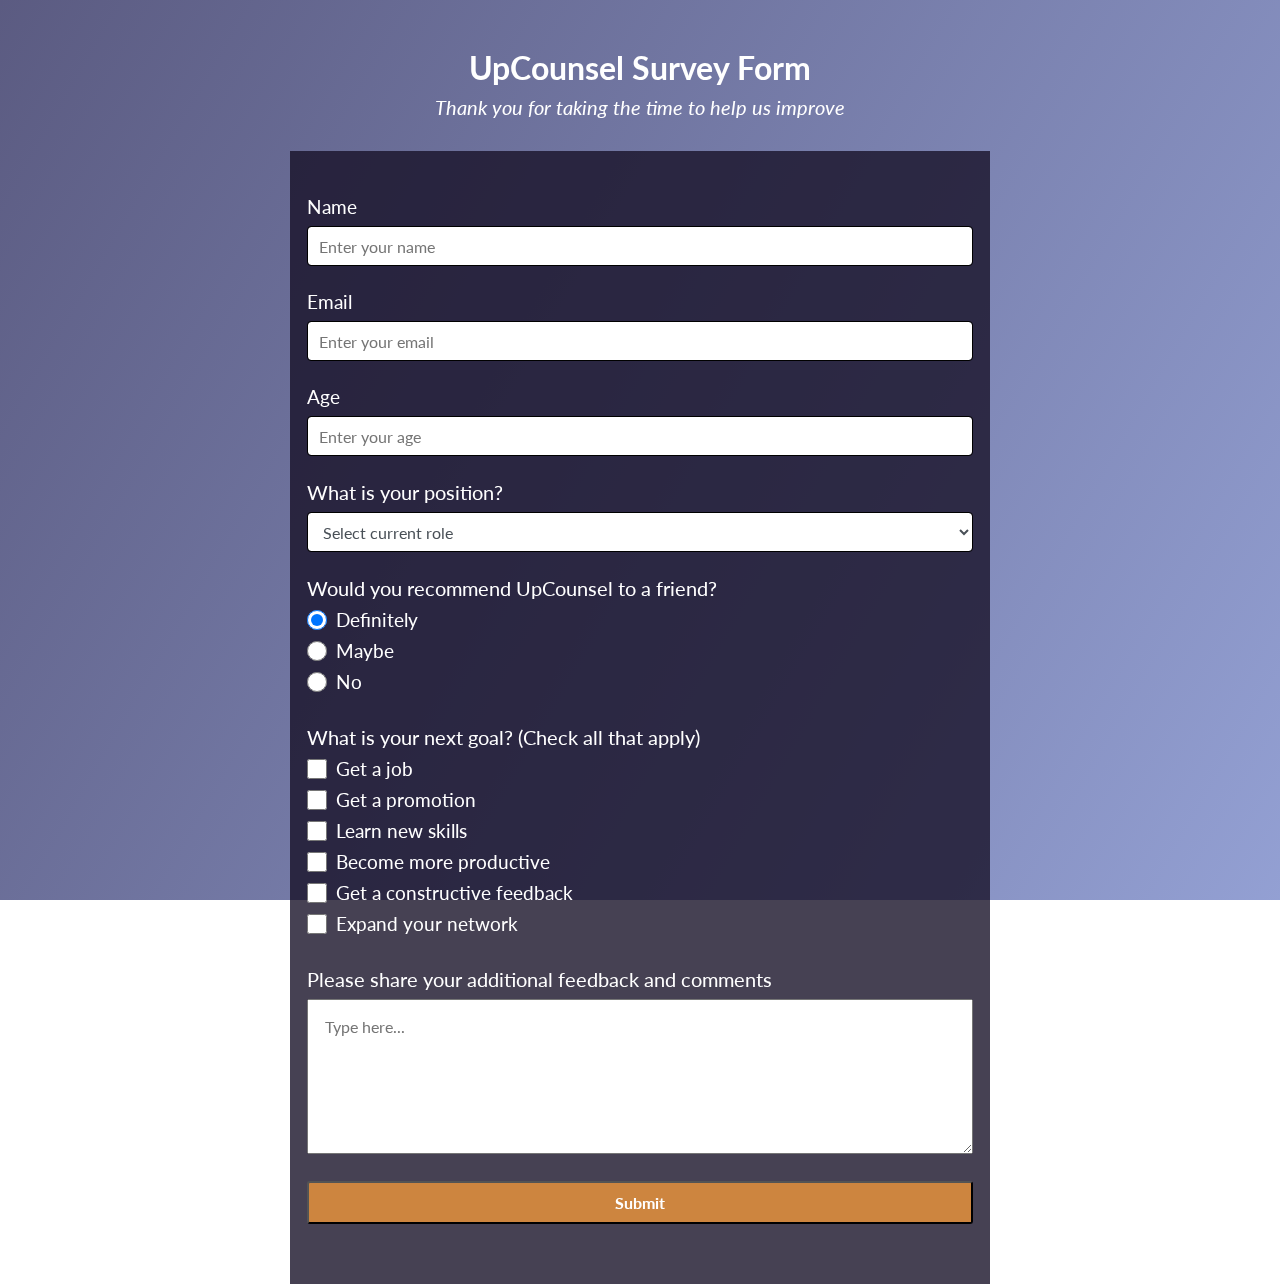
<file: projects/survey-form/index.html>
<!DOCTYPE html>
<html lang="en">
  <head>
    <meta charset="UTF-8" />
    <meta http-equiv="X-UA-Compatible" content="IE=edge" />
    <meta name="viewport" content="width=device-width, initial-scale=1.0" />
    <link rel="stylesheet" href="./style.css" />
    <title>Document</title>
  </head>
  <body>
    <div class="container">
      <header class="header">
        <h1 id="title">UpCounsel Survey Form</h1>
        <p id="description">Thank you for taking the time to help us improve</p>
      </header>
      <form id="survey-form">
        <div class="form-group">
          <label id="name-label" type="text" for="name">Name</label>
          <input
            type="text"
            name="name"
            id="name"
            class="form-control"
            placeholder="Enter your name"
            required
          />
        </div>
        <div class="form-group">
          <label id="email-label" type="text" for="email">Email</label>
          <input
            type="text"
            name="email"
            id="email"
            class="form-control"
            placeholder="Enter your email"
            required
          />
        </div>
        <div class="form-group">
          <label id="number-label" for="number">Age</label>
          <input
            type="number"
            name="age"
            id="number"
            min="18"
            max="99"
            class="form-control"
            placeholder="Enter your age"
          />
        </div>
        <div class="form-group">
          <p>What is your position?</p>
          <select id="dropdown" name="role" class="form-control" required>
            <option disabled selected value>Select current role</option>
            <option value="student">Student</option>
            <option value="fulltime-job">Employed full time</option>
            <option value="self">Self-employed</option>
            <option value="parttime-job">Employed part time</option>
            <option value="unemployed">Unemployed</option>
            <option value="preferNo">Prefer not to answer</option>
          </select>
        </div>

        <div class="form-group">
          <p>Would you recommend UpCounsel to a friend?</p>
          <label>
            <input
              name="user-recommend"
              value="definitely"
              type="radio"
              class="input-radio"
              checked
            />Definitely</label
          >
          <label>
            <input
              name="user-recommend"
              value="maybe"
              type="radio"
              class="input-radio"
            />Maybe</label
          >

          <label
            ><input
              name="user-recommend"
              value="no"
              type="radio"
              class="input-radio"
            />No</label
          >
        </div>

        <div class="form-group">
          <p>
            What is your next goal?
            <span class="clue">(Check all that apply)</span>
          </p>

          <label
            ><input
              name="prefer"
              value="job"
              type="checkbox"
              class="input-checkbox"
            />Get a job</label
          >
          <label
            ><input
              name="prefer"
              value="promotion"
              type="checkbox"
              class="input-checkbox"
            />Get a promotion</label
          >
          <label>
            <input
              name="prefer"
              value="learn"
              type="checkbox"
              class="input-checkbox"
            />Learn new skills</label
          >
          <label
            ><input
              name="prefer"
              value="productive"
              type="checkbox"
              class="input-checkbox"
            />Become more productive</label
          >
          <label
            ><input
              name="prefer"
              value="feedback"
              type="checkbox"
              class="input-checkbox"
            />Get a constructive feedback</label
          >
          <label
            ><input
              name="prefer"
              value="network"
              type="checkbox"
              class="input-checkbox"
            />Expand your network</label
          >
        </div>

        <div class="form-group">
          <p>Please share your additional feedback and comments</p>
          <textarea
            id="comments"
            class="input-textarea"
            name="comment"
            placeholder="Type here..."
          ></textarea>
        </div>

        <div class="form-group">
          <button type="submit" id="submit" class="submit-button">
            Submit
          </button>
        </div>
      </form>
    </div>
  </body>
</html>
</file>
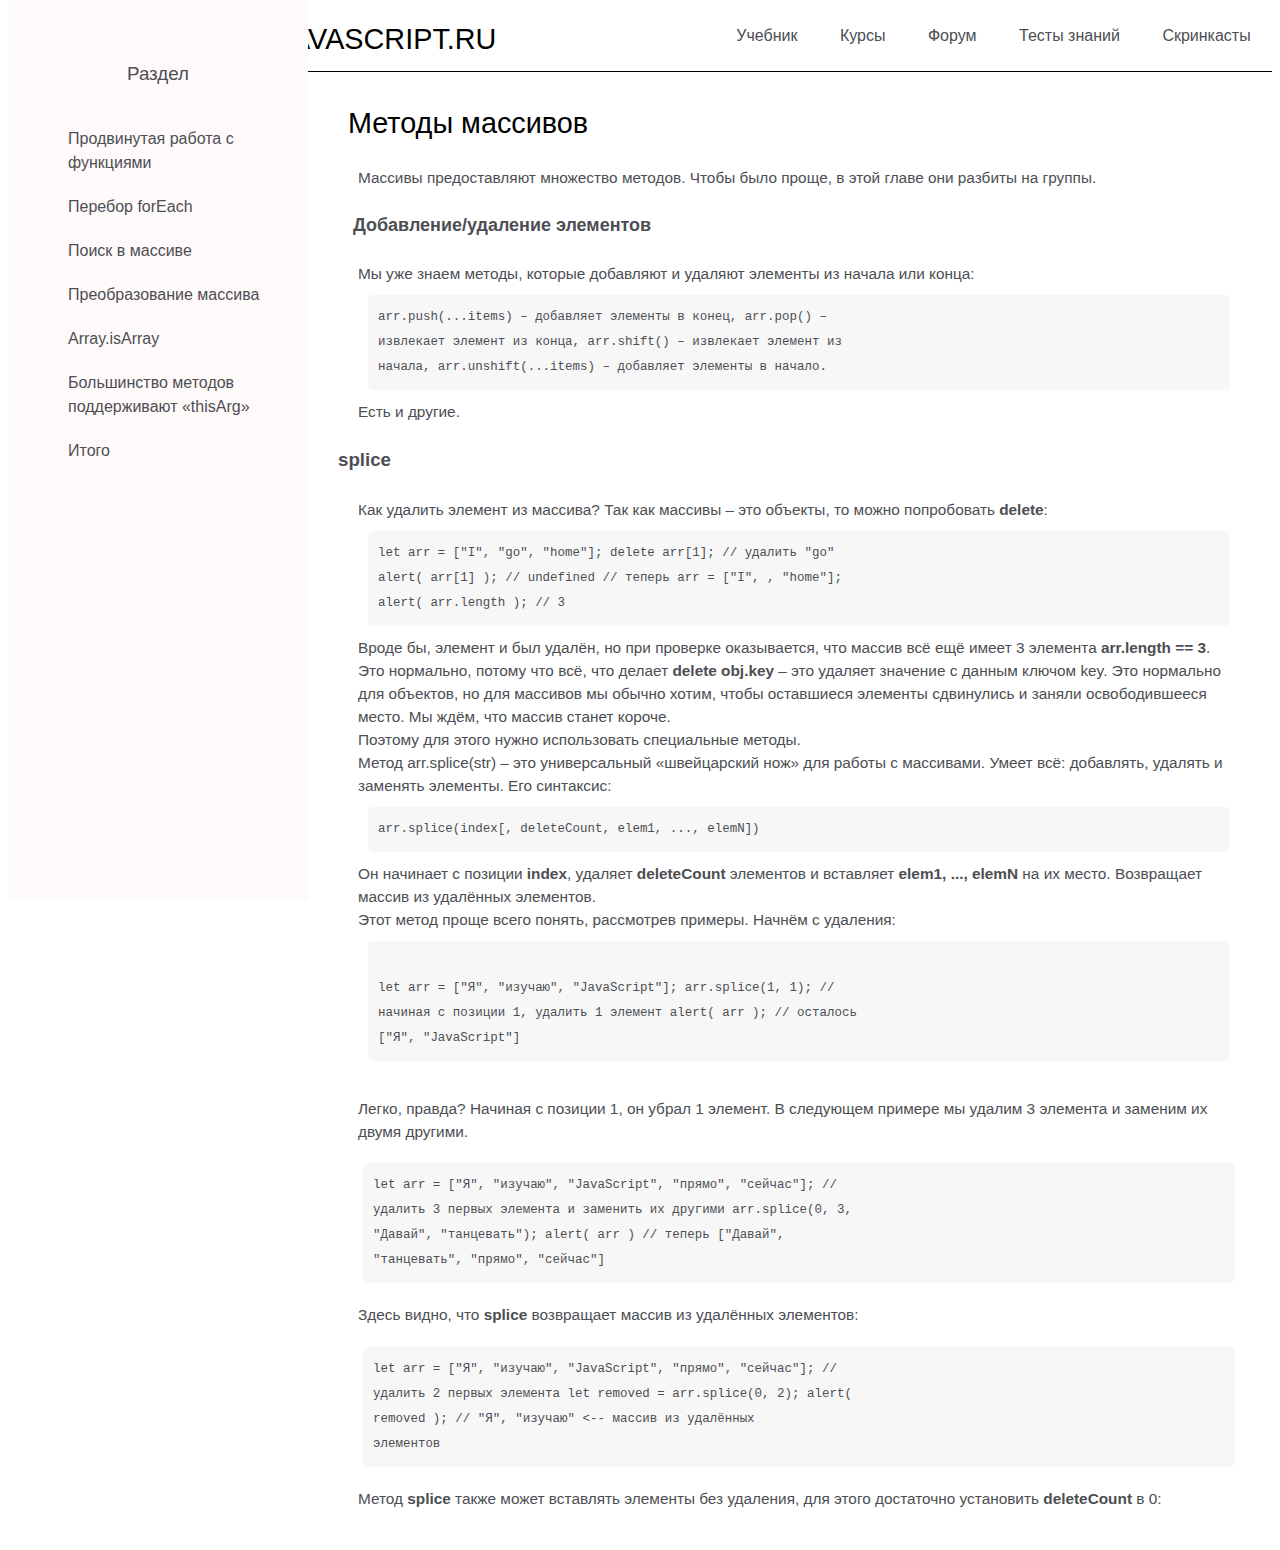
<file: projects/technical-documentation-page/index.html>
<!DOCTYPE html>
<html lang="en">
  <head>
    <meta charset="UTF-8" />
    <meta http-equiv="X-UA-Compatible" content="IE=edge" />
    <meta name="viewport" content="width=device-width, initial-scale=1.0" />
    <title>Document</title>
    <link rel="stylesheet" href="./style.css" />
  </head>
  <body>
    <nav id="navbar1">
      <header>JAVASCRIPT.RU</header>
      <ul>
        <li><a class="nav-link" href="#textbook">Учебник</a></li>
        <li>
          <a class="nav-link" href="#courses">Курсы</a>
        </li>
        <li>
          <a class="nav-link" href="#forum">Форум</a>
        </li>
        <li><a class="nav-link" href="#tests">Тесты знаний</a></li>
        <li><a class="nav-link" href="#screencasts">Скринкасты</a></li>
      </ul>
    </nav>

    <nav id="navbar2">
      <h3>Раздел</h3>
      <div class="aside">
        <ul>
          <li>
            <a class="link" href="#functions">Продвинутая работа с функциями</a>
          </li>
          <li>
            <a class="link" href="#forEach">Перебор forEach</a>
          </li>
          <li>
            <a class="link" href="#search-in-arr">Поиск в массиве</a>
          </li>
          <li>
            <a class="link" href="#array-transform">Преобразование массива</a>
          </li>
          <li><a class="link" href="#isArray">Array.isArray</a></li>
          <li>
            <a class="link" href="#thisArg"
              >Большинство методов поддерживают «thisArg»</a
            >
          </li>
          <li><a class="link" href="#sum">Итого</a></li>
        </ul>
      </div>
    </nav>

    <main id="main-doc">
      <section class="main-section" id="methods-arr">
        <header>Методы массивов</header>
        <article>
          <p>
            Массивы предоставляют множество методов. Чтобы было проще, в этой
            главе они разбиты на группы.
          </p>

          <h3>Добавление/удаление элементов</h3>
          <p>
            Мы уже знаем методы, которые добавляют и удаляют элементы из начала
            или конца:
            <code
              >arr.push(...items) – добавляет элементы в конец, arr.pop() –
              извлекает элемент из конца, arr.shift() – извлекает элемент из
              начала, arr.unshift(...items) – добавляет элементы в начало.</code
            >Есть и другие.
          </p>
        </article>

        <section class="main-section" id="how-to-delete">
          <h3>splice</h3>
          <article>
            <p>
              Как удалить элемент из массива? Так как массивы – это объекты, то
              можно попробовать <b>delete</b>:
              <code
                >let arr = ["I", "go", "home"]; delete arr[1]; // удалить "go"
                alert( arr[1] ); // undefined // теперь arr = ["I", , "home"];
                alert( arr.length ); // 3
              </code>

              Вроде бы, элемент и был удалён, но при проверке оказывается, что
              массив всё ещё имеет 3 элемента <b>arr.length == 3</b>.

              <br />
              Это нормально, потому что всё, что делает <b>delete obj.key</b> –
              это удаляет значение с данным ключом key. Это нормально для
              объектов, но для массивов мы обычно хотим, чтобы оставшиеся
              элементы сдвинулись и заняли освободившееся место. Мы ждём, что
              массив станет короче.

              <br />Поэтому для этого нужно использовать специальные методы.

              <br />Метод arr.splice(str) – это универсальный «швейцарский нож»
              для работы с массивами. Умеет всё: добавлять, удалять и заменять
              элементы. Его синтаксис:
              <code>arr.splice(index[, deleteCount, elem1, ..., elemN])</code>
              Он начинает с позиции <b>index</b>, удаляет
              <b>deleteCount</b> элементов и вставляет
              <b>elem1, ..., elemN</b> на их место. Возвращает массив из
              удалённых элементов.<br />

              Этот метод проще всего понять, рассмотрев примеры. Начнём с
              удаления:
              <code>
                let arr = ["Я", "изучаю", "JavaScript"]; arr.splice(1, 1); //
                начиная с позиции 1, удалить 1 элемент alert( arr ); // осталось
                ["Я", "JavaScript"]</code
              >
            </p>
            <p>
              Легко, правда? Начиная с позиции 1, он убрал 1 элемент. В
              следующем примере мы удалим 3 элемента и заменим их двумя другими.
            </p>
            <code
              >let arr = ["Я", "изучаю", "JavaScript", "прямо", "сейчас"]; //
              удалить 3 первых элемента и заменить их другими arr.splice(0, 3,
              "Давай", "танцевать"); alert( arr ) // теперь ["Давай",
              "танцевать", "прямо", "сейчас"]</code
            >
            <p>
              Здесь видно, что <b>splice</b> возвращает массив из удалённых
              элементов:
            </p>
            <code
              >let arr = ["Я", "изучаю", "JavaScript", "прямо", "сейчас"]; //
              удалить 2 первых элемента let removed = arr.splice(0, 2); alert(
              removed ); // "Я", "изучаю" <-- массив из удалённых
              элементов</code
            >
            <p>
              Метод <b>splice</b> также может вставлять элементы без удаления,
              для этого достаточно установить <b>deleteCount</b> в 0:
            </p>
          </article>
        </section>
      </section>
    </main>
  </body>
</html>
</file>
<file: projects/survey-form/style.css>
@import url('https://fonts.googleapis.com/css2?family=Lato:wght@300&display=swap');

*,
*::before,
*::after {
  box-sizing: border-box;
}

body {
  font-family: 'Lato', sans-serif;
  font-size: 1rem;
  color: white;
  margin: 0;
}

body::before {
  content: '';
  position: fixed;
  top: 0;
  left: 0;
  height: 100%;
  width: 100%;
  z-index: -1;
  background-image: linear-gradient(
      120deg,
      rgba(50, 50, 98, 0.8),
      rgba(120, 136, 200, 0.8)
    ),
    url(https://topobrazovanie.ru/wp-content/uploads/2019/02/3-3.jpg);
  background-size: cover;
  background-repeat: no-repeat;
  background-position: center;
}

h1 {
  font-weight: 700;
}

p {
  font-size: 20px;
}

h1,
p {
  margin-top: 0;
  margin-bottom: 0.5rem;
}

label {
  display: flex;
  align-items: center;
  font-size: 1.2rem;
  margin-bottom: 0.5rem;
}

input,
button,
select,
textarea {
  margin: 0;
  font-family: inherit;
  font-size: inherit;
  line-height: inherit;
}

.container {
  width: 100%;
  margin: 3rem auto 0 auto;
}

@media (min-width: 576px) {
  .container {
    max-width: 500px;
  }
}

@media (min-width: 768px) {
  .container {
    max-width: 700px;
  }
}

.header {
  text-align: center;
  margin-bottom: 2rem;
}

#description {
  font-style: italic;
}

form {
  background: rgba(24, 17, 40, 0.8);
  padding: 2.5rem 0.8rem;
}

.form-group {
  margin: 0 auto 1rem auto;
  padding: 0.25rem;
}

.form-control {
  display: block;
  width: 100%;
  height: 2.5rem;
  padding: 0.4rem 0.7rem;
  color: #495057;
  background-color: white;
  background-clip: padding-box;
  border: 1px solid black;
  border-radius: 0.25rem;
}

.input-radio,
.input-checkbox {
  margin-right: 0.6rem;
  min-height: 1.25rem;
  min-width: 1.25rem;
}

.input-textarea {
  width: 100%;
  padding: 17px;
  min-height: 155px;
}

.submit-button {
  display: block;
  width: 100%;
  padding: 10px;
  background: #cd853f;
  color: white;
  font-weight: bold;
  border-radius: 3px;
  cursor: pointer;
}
</file>
<file: projects/technical-documentation-page/style.css>
html,
body {
  min-width: 290px;
  color: #4d4e53;
  background-color: #ffffff;
  font-family: 'Open Sans', Arial, sans-serif;
  line-height: 1.5;
}

nav > ul,
nav > header {
  width: 45vw;
  display: flex;
  flex-direction: row;
  justify-content: space-around;
}

#navbar1 {
  display: flex;
  position: sticky;
  margin-left: 90px;
  border-bottom: 1px solid black;
}

#navbar2 {
  display: flex;
  position: fixed;
  z-index: 9999;
  top: 0;
  flex-direction: column;
  margin-left: 0px;
  width: 300px;
  height: 100%;
  text-align: left;
  background-color: #fffafa;
}

#navbar2 > h3 {
  margin-top: 60px;
}

#navbar2 li {
  width: 100%;
}

.link {
  display: flex;
  align-items: stretch;
  left: 0px;
  width: 200px;
  margin: 20px;
  height: 100%;
}

.link:hover {
  transform: translateX(2px);
}

a {
  color: #4d4e53;
  text-decoration: none;
  cursor: pointer;
}

a:focus,
a:hover {
  color: #8b008b;
}

li {
  list-style-type: none;
}

header {
  color: black;
  margin: 10px;
  font-size: 1.8em;
  font-weight: thin;
}

#main-doc {
  position: absolute;
  margin-left: 310px;
  padding: 20px;
  margin-bottom: 110px;
}

section article {
  color: #4d4e53;
  margin: 15px;
  font-size: 0.96em;
}

section li {
  margin: 15px 0px 0px 20px;
}

code {
  display: block;
  text-align: left;
  white-space: pre-line;
  position: relative;
  word-break: normal;
  word-wrap: normal;
  line-height: 2;
  background-color: #f7f7f7;
  padding: 10px;
  margin: 10px;
  border-radius: 5px;
}

nav > h3 {
  margin-left: auto;
  margin-right: auto;
  font-weight: 400;
}

p {
  padding: 5px;
}

@media only screen and (max-width: 400px) {
  #main-doc {
    margin-left: -10px;
  }
}
</file>
